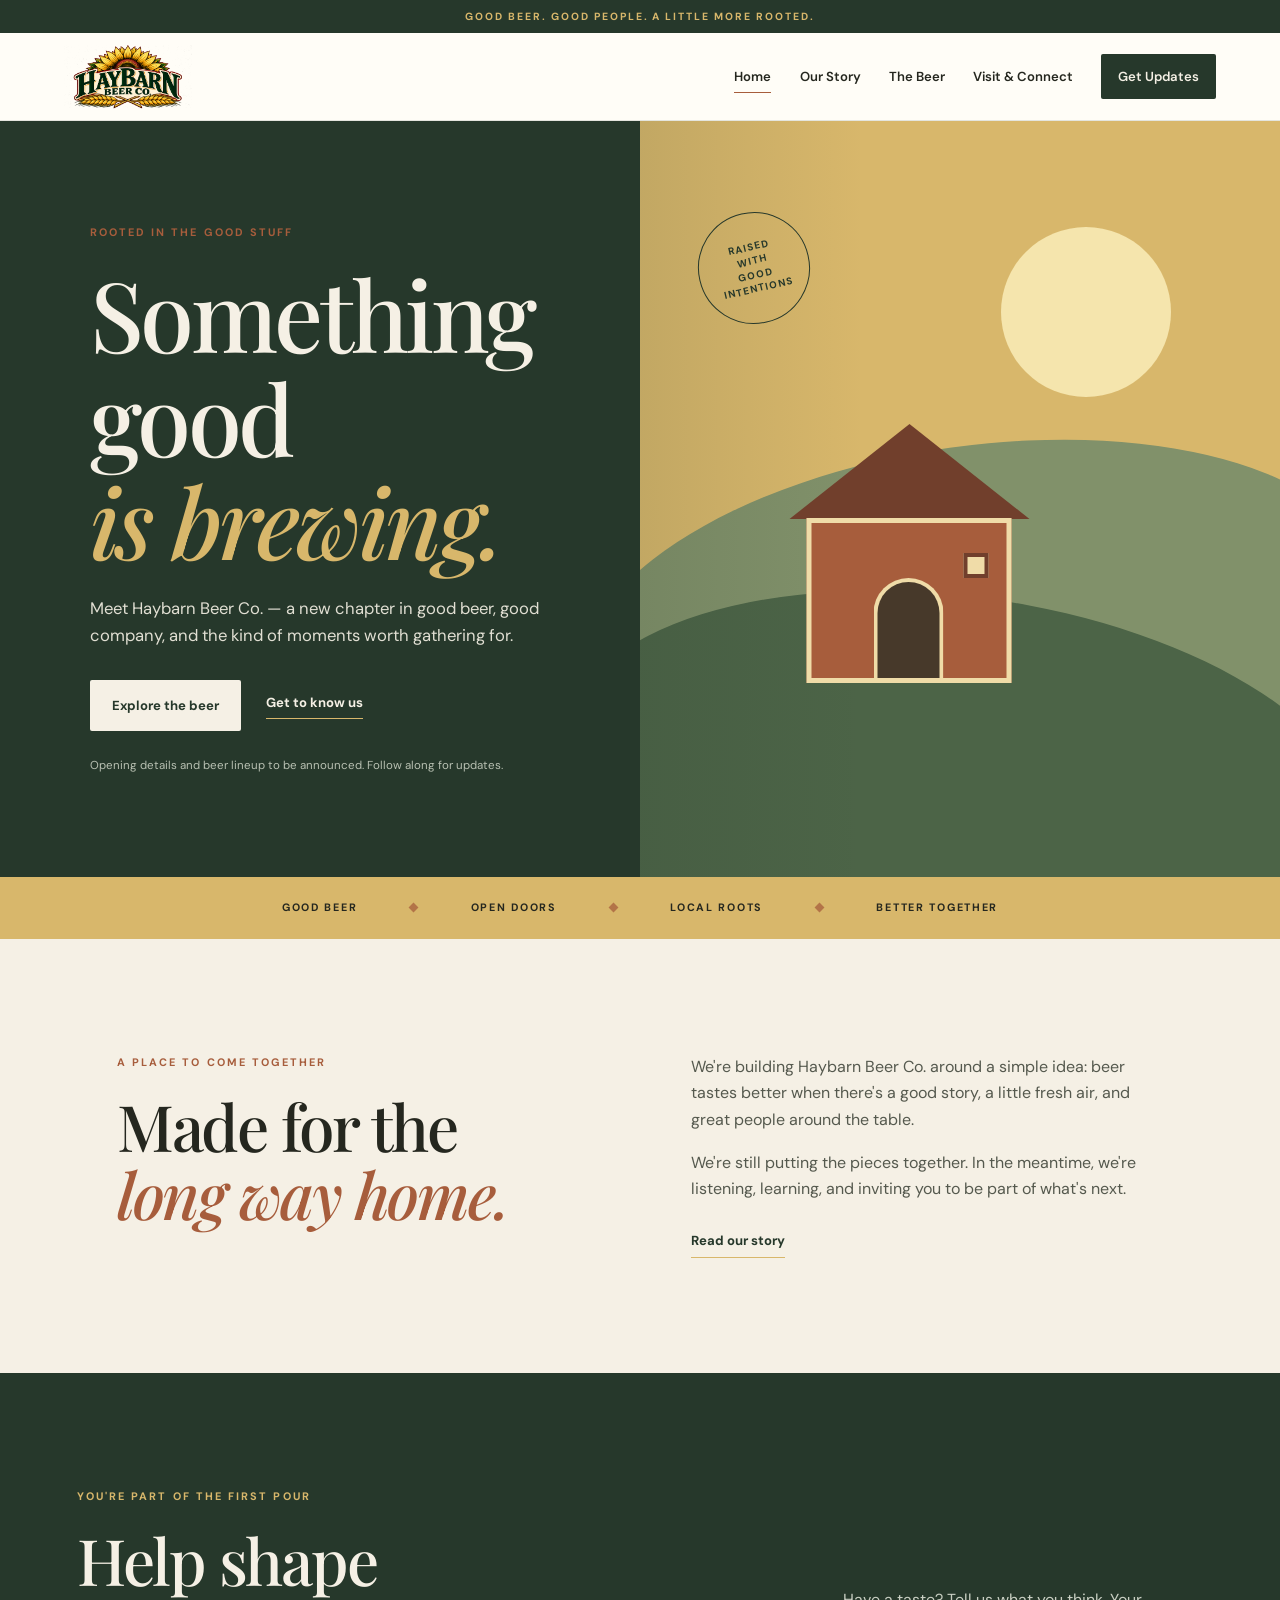
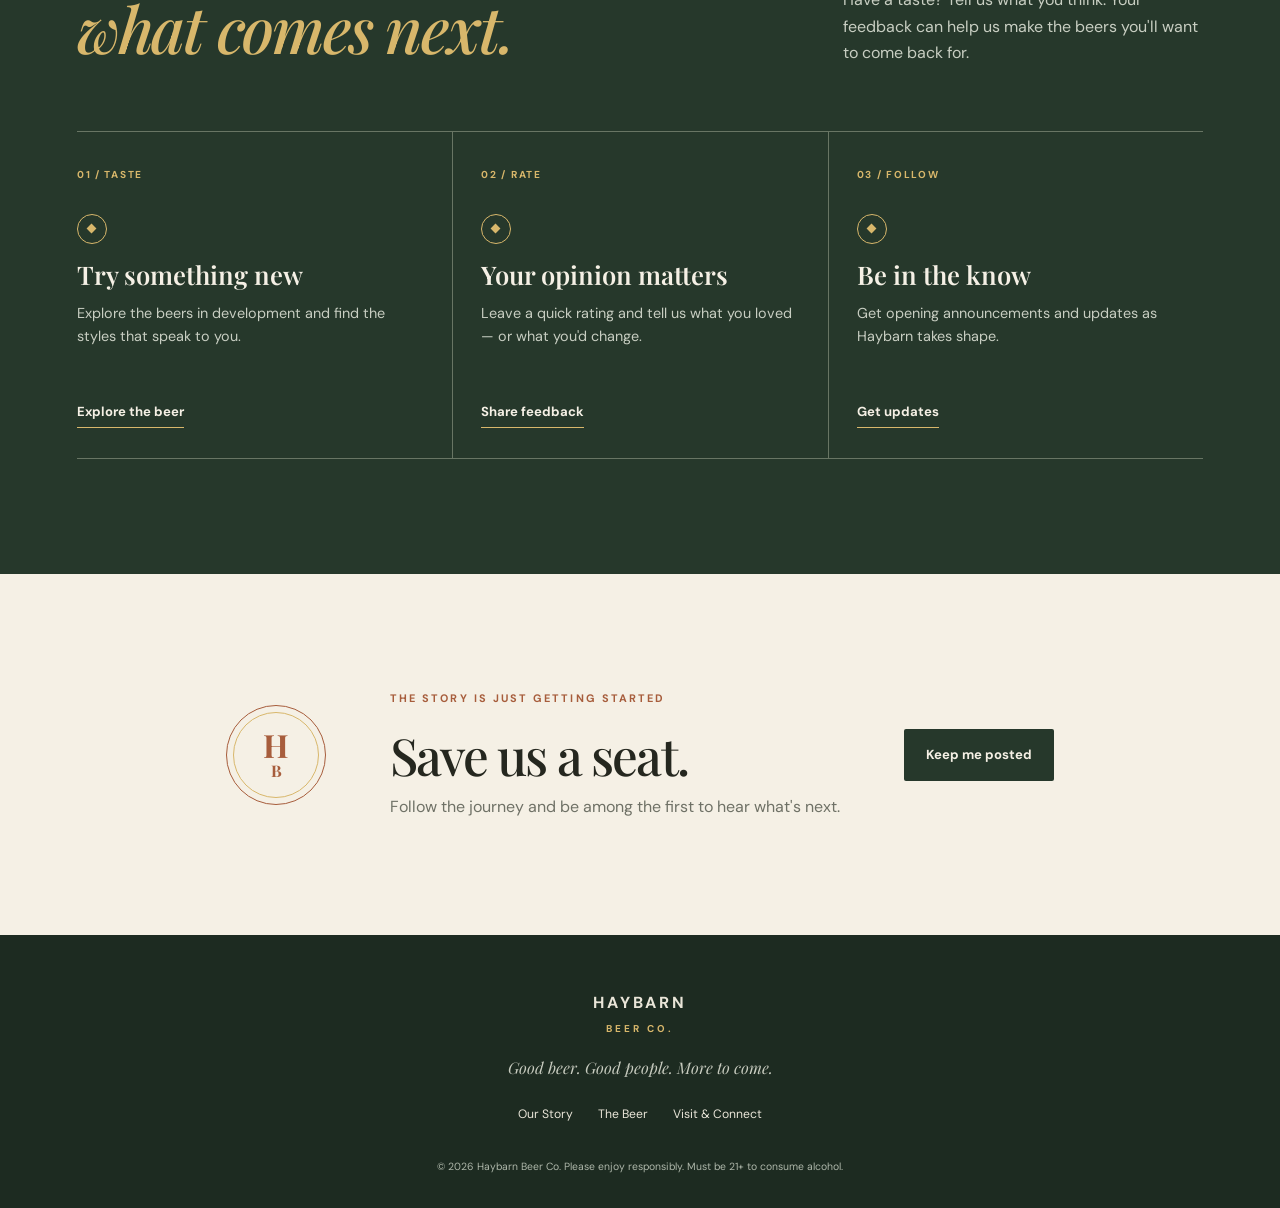
<file: index.html>
<!doctype html>
<html lang="en">
<head>
  <meta charset="utf-8">
  <meta name="viewport" content="width=device-width, initial-scale=1">
  <meta name="theme-color" content="#26382b">
  <meta name="description" content="Discover Haybarn Beer Co. Follow our journey, share tasting feedback, and get updates on what's brewing.">
  <title>Haybarn Beer Co. | Something Good Is Brewing</title>
  <link rel="preconnect" href="https://fonts.googleapis.com">
  <link rel="preconnect" href="https://fonts.gstatic.com" crossorigin>
  <link href="https://fonts.googleapis.com/css2?family=DM+Sans:wght@400;500;600;700&family=Playfair+Display:wght@500;600;700&display=swap" rel="stylesheet">
  <link rel="stylesheet" href="style.css">
  <script src="script.js" defer></script>
</head>
<body>
  <div class="announcement-bar">GOOD BEER. GOOD PEOPLE. A LITTLE MORE ROOTED.</div>
  <header class="site-header">
    <a class="brand" href="index.html" aria-label="Haybarn Beer Co. home">
      <!-- Replace this text mark with the supplied logo: assets/haybarn-logo.png -->
      <img class="brand-logo" src="assets/haybarn-logo.png" alt="Haybarn Beer Co.">
    </a>
    <button class="nav-toggle" aria-expanded="false" aria-controls="site-nav" aria-label="Toggle navigation"><span></span><span></span><span></span></button>
    <nav id="site-nav" class="site-nav">
      <a class="active" href="index.html">Home</a><a href="story.html">Our Story</a><a href="beer.html">The Beer</a><a href="visit.html">Visit & Connect</a>
      <a class="nav-cta" href="visit.html#updates">Get Updates</a>
    </nav>
  </header>

  <main>
    <section class="hero">
      <div class="hero-copy">
        <p class="eyebrow">ROOTED IN THE GOOD STUFF</p>
        <h1>Something good<br><em>is brewing.</em></h1>
        <p class="hero-intro">Meet Haybarn Beer Co. — a new chapter in good beer, good company, and the kind of moments worth gathering for.</p>
        <div class="hero-actions"><a class="button button-light" href="beer.html">Explore the beer</a><a class="text-link light-link" href="story.html">Get to know us</a></div>
        <p class="fine-print">Opening details and beer lineup to be announced. Follow along for updates.</p>
      </div>
      <div class="hero-art" role="img" aria-label="Rustic illustration of a barn, fields, and a rising sun">
        <div class="sun"></div><div class="hill hill-back"></div><div class="hill hill-front"></div>
        <div class="barn"><div class="barn-roof"></div><div class="barn-body"><div class="barn-door"></div><div class="barn-window"></div></div></div>
        <div class="hero-stamp">RAISED<br>WITH<br>GOOD<br>INTENTIONS</div>
        
      </div>
    </section>

    <section class="ticker" aria-label="Brand values"><span>GOOD BEER</span><span class="ticker-separator" aria-hidden="true"></span><span>OPEN DOORS</span><span class="ticker-separator" aria-hidden="true"></span><span>LOCAL ROOTS</span><span class="ticker-separator" aria-hidden="true"></span><span>BETTER TOGETHER</span></section>

    <section class="section intro-grid">
      <div><p class="eyebrow">A PLACE TO COME TOGETHER</p><h2>Made for the<br><em>long way home.</em></h2></div>
      <div class="intro-body"><p>We're building Haybarn Beer Co. around a simple idea: beer tastes better when there's a good story, a little fresh air, and great people around the table.</p><p>We're still putting the pieces together. In the meantime, we're listening, learning, and inviting you to be part of what's next.</p><a class="text-link" href="story.html">Read our story</a></div>
    </section>

    <section class="section dark-section">
      <div class="section-heading"><div><p class="eyebrow eyebrow-gold">YOU'RE PART OF THE FIRST POUR</p><h2>Help shape<br><em>what comes next.</em></h2></div><p>Have a taste? Tell us what you think. Your feedback can help us make the beers you'll want to come back for.</p></div>
      <div class="feature-cards">
        <article class="feature-card"><span class="card-number">01 / TASTE</span><div class="feature-icon" aria-hidden="true"></div><h3>Try something new</h3><p>Explore the beers in development and find the styles that speak to you.</p><a href="beer.html" class="text-link light-link">Explore the beer</a></article>
        <article class="feature-card"><span class="card-number">02 / RATE</span><div class="feature-icon" aria-hidden="true"></div><h3>Your opinion matters</h3><p>Leave a quick rating and tell us what you loved — or what you'd change.</p><a href="beer.html#feedback" class="text-link light-link">Share feedback</a></article>
        <article class="feature-card"><span class="card-number">03 / FOLLOW</span><div class="feature-icon" aria-hidden="true"></div><h3>Be in the know</h3><p>Get opening announcements and updates as Haybarn takes shape.</p><a href="visit.html#updates" class="text-link light-link">Get updates</a></article>
      </div>
    </section>

    <section class="section home-cta"><div class="cta-seal">H<br><small>B</small></div><div><p class="eyebrow">THE STORY IS JUST GETTING STARTED</p><h2>Save us a seat.</h2><p>Follow the journey and be among the first to hear what's next.</p></div><a class="button button-dark" href="visit.html#updates">Keep me posted</a></section>
  </main>
  <footer class="site-footer"><a class="footer-brand" href="index.html">HAYBARN <span>BEER CO.</span></a><p>Good beer. Good people. More to come.</p><div class="footer-links"><a href="story.html">Our Story</a><a href="beer.html">The Beer</a><a href="visit.html">Visit & Connect</a></div><small>© <span data-year></span> Haybarn Beer Co. Please enjoy responsibly. Must be 21+ to consume alcohol.</small></footer>
</body>
</html>
</file>
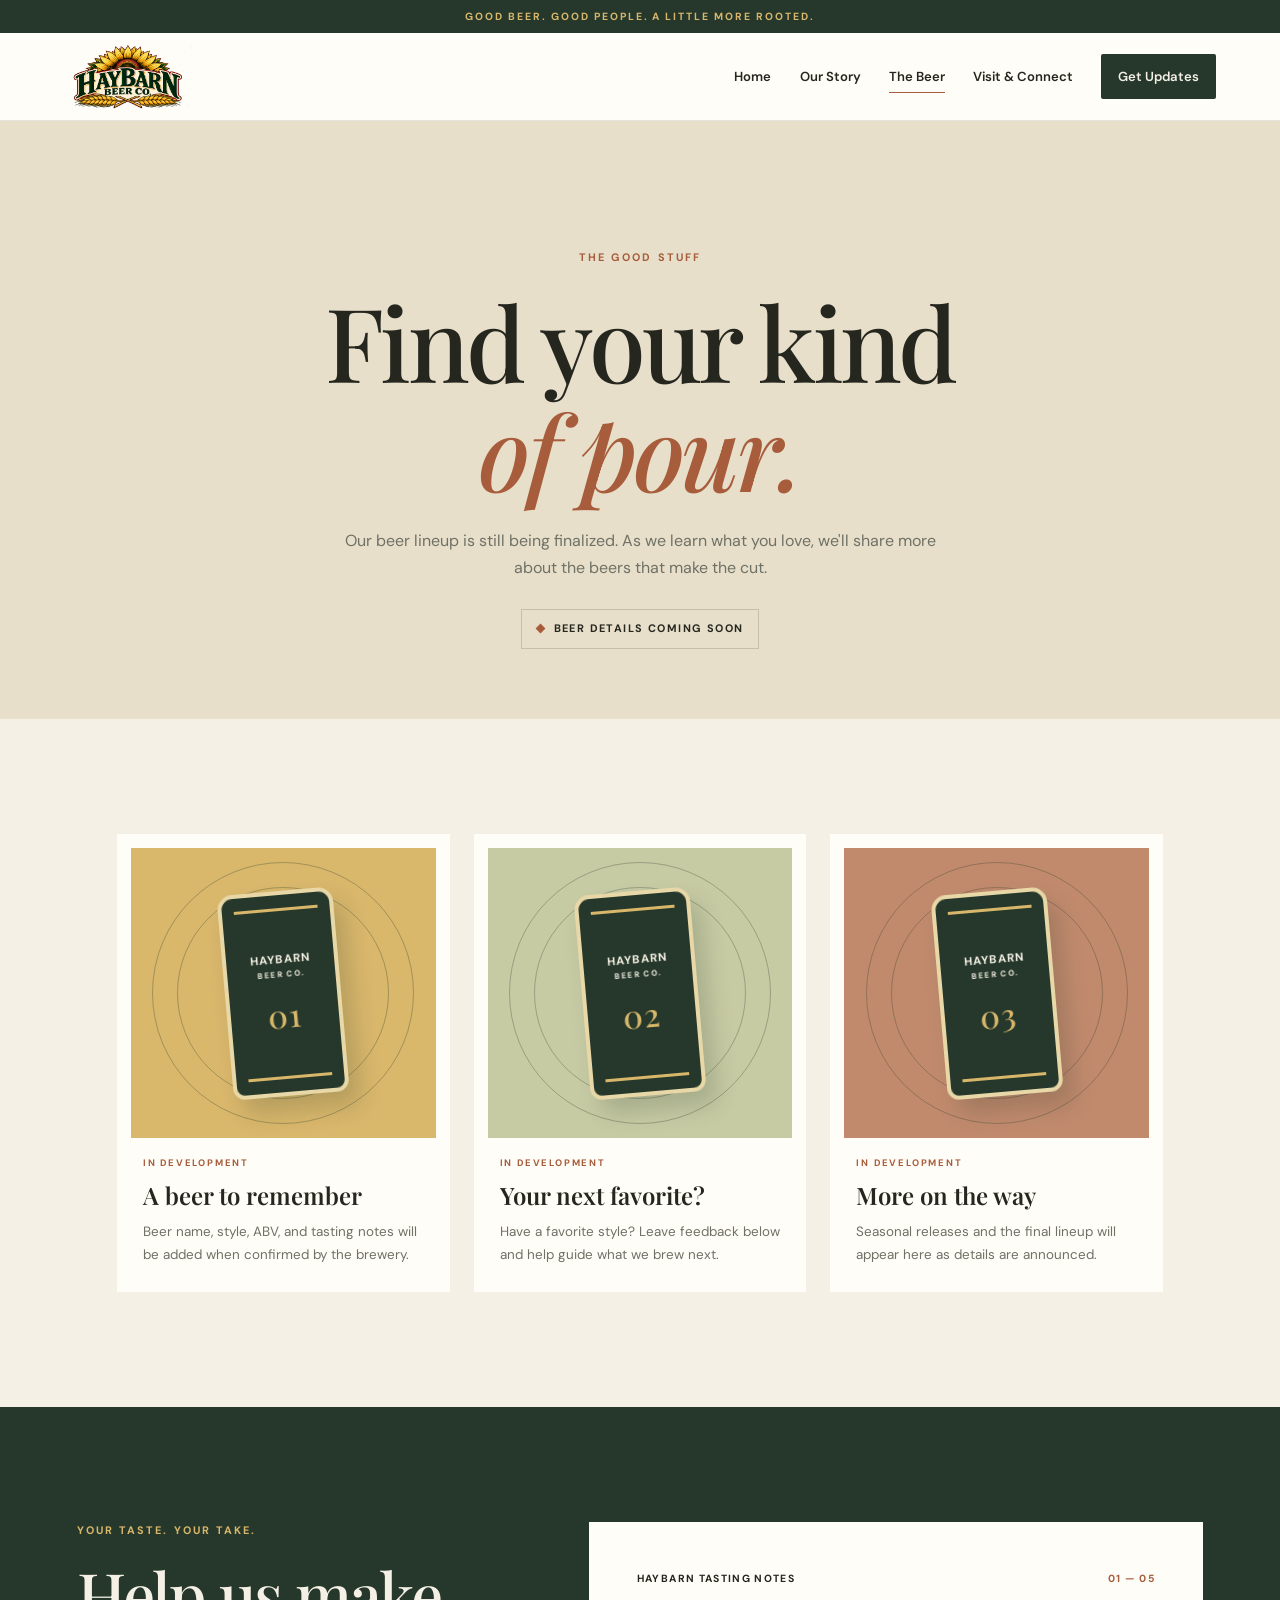
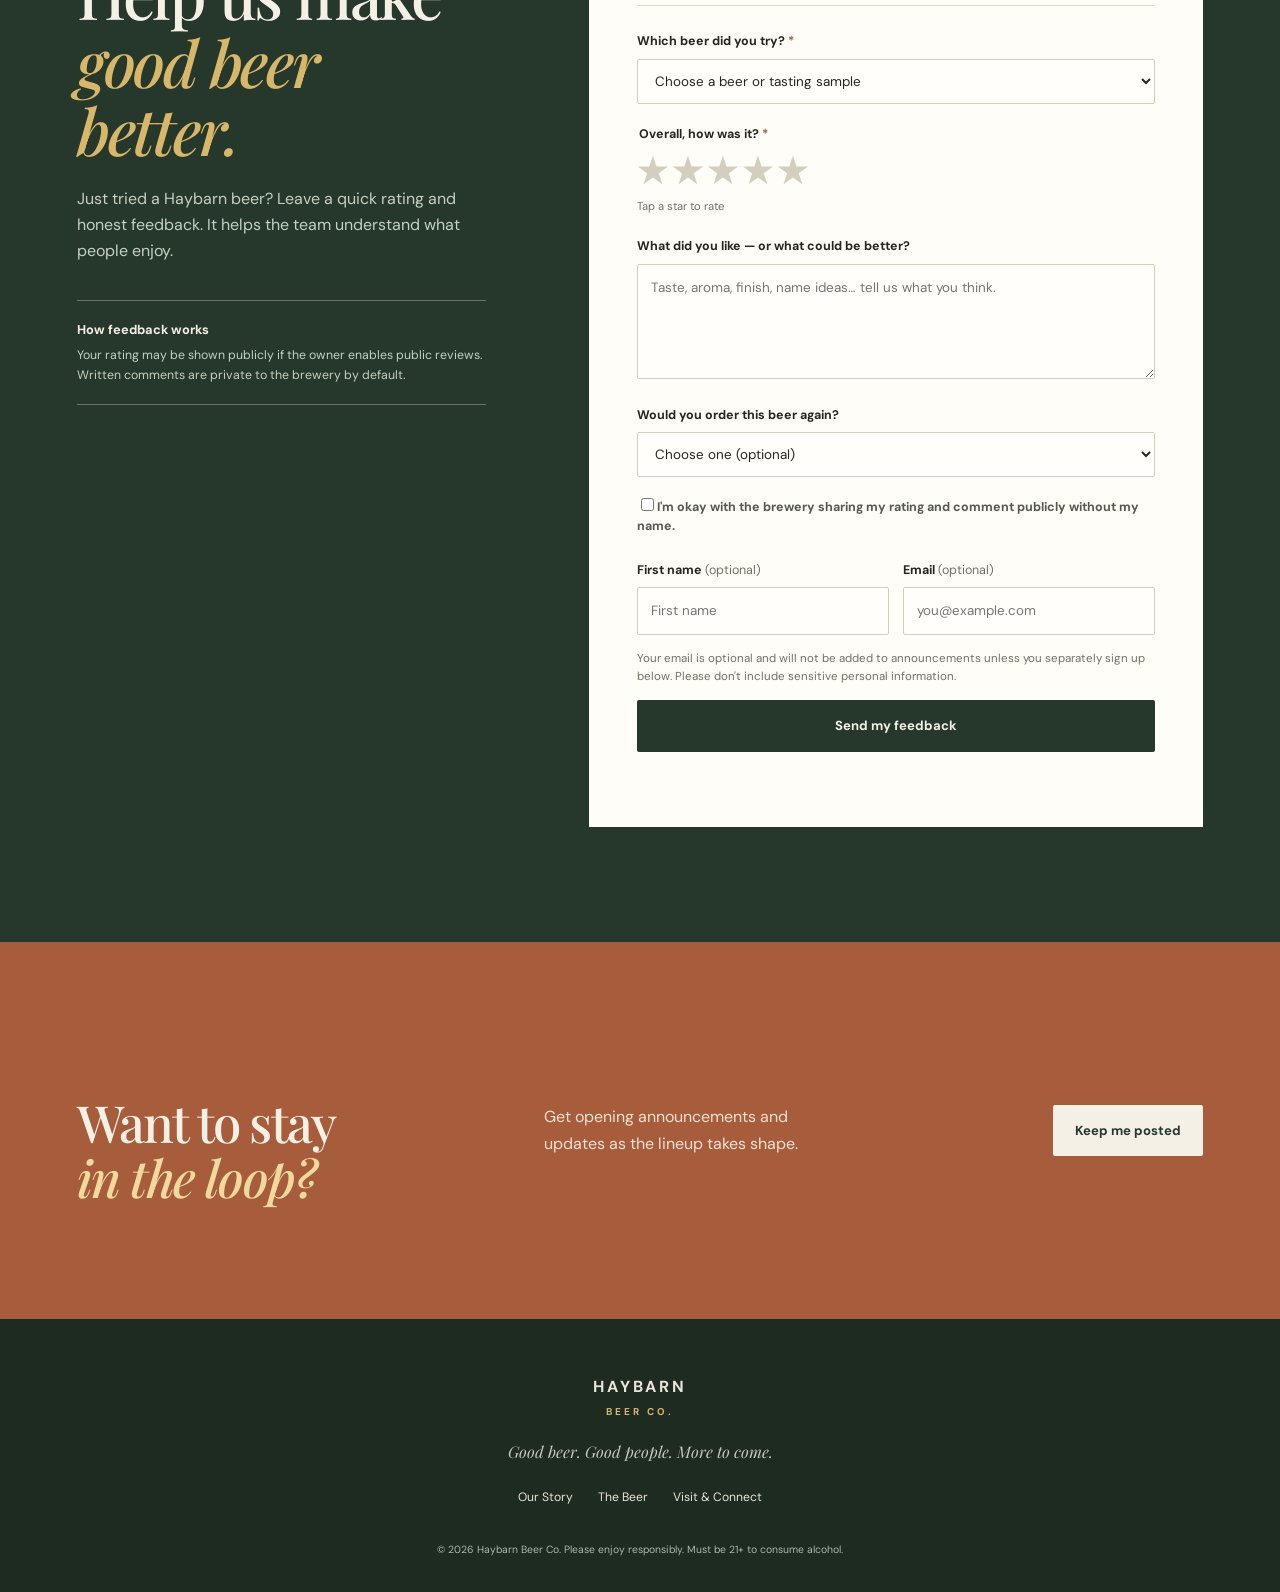
<file: beer.html>
<!doctype html>
<html lang="en">
<head>
  <meta charset="utf-8"><meta name="viewport" content="width=device-width, initial-scale=1"><meta name="theme-color" content="#26382b">
  <meta name="description" content="Explore Haybarn Beer Co. beers and share your tasting feedback.">
  <title>The Beer & Feedback | Haybarn Beer Co.</title>
  <link rel="preconnect" href="https://fonts.googleapis.com"><link rel="preconnect" href="https://fonts.gstatic.com" crossorigin>
  <link href="https://fonts.googleapis.com/css2?family=DM+Sans:wght@400;500;600;700&family=Playfair+Display:wght@500;600;700&display=swap" rel="stylesheet">
  <link rel="stylesheet" href="style.css"><script src="script.js" defer></script>
</head>
<body>
  <div class="announcement-bar">GOOD BEER. GOOD PEOPLE. A LITTLE MORE ROOTED.</div>
  <header class="site-header"><a class="brand" href="index.html" aria-label="Haybarn Beer Co. home"><img class="brand-logo" src="assets/haybarn-logo.png" alt="Haybarn Beer Co."></a><button class="nav-toggle" aria-expanded="false" aria-controls="site-nav" aria-label="Toggle navigation"><span></span><span></span><span></span></button><nav id="site-nav" class="site-nav"><a href="index.html">Home</a><a href="story.html">Our Story</a><a class="active" href="beer.html">The Beer</a><a href="visit.html">Visit & Connect</a><a class="nav-cta" href="visit.html#updates">Get Updates</a></nav></header>
  <main>
    <section class="page-hero beer-hero"><p class="eyebrow">THE GOOD STUFF</p><h1>Find your kind<br><em>of pour.</em></h1><p>Our beer lineup is still being finalized. As we learn what you love, we'll share more about the beers that make the cut.</p><div class="coming-soon-tag">BEER DETAILS COMING SOON</div></section>
    <section class="section beer-placeholder-grid"><article class="beer-placeholder"><div class="beer-art art-amber"><span class="can-label">HAYBARN<br><small>BEER CO.</small><b>01</b></span></div><div><p class="eyebrow">IN DEVELOPMENT</p><h3>A beer to remember</h3><p>Beer name, style, ABV, and tasting notes will be added when confirmed by the brewery.</p></div></article><article class="beer-placeholder"><div class="beer-art art-gold"><span class="can-label">HAYBARN<br><small>BEER CO.</small><b>02</b></span></div><div><p class="eyebrow">IN DEVELOPMENT</p><h3>Your next favorite?</h3><p>Have a favorite style? Leave feedback below and help guide what we brew next.</p></div></article><article class="beer-placeholder"><div class="beer-art art-rust"><span class="can-label">HAYBARN<br><small>BEER CO.</small><b>03</b></span></div><div><p class="eyebrow">IN DEVELOPMENT</p><h3>More on the way</h3><p>Seasonal releases and the final lineup will appear here as details are announced.</p></div></article></section>

    <section class="section feedback-section" id="feedback"><div class="feedback-intro"><p class="eyebrow eyebrow-gold">YOUR TASTE. YOUR TAKE.</p><h2>Help us make<br><em>good beer better.</em></h2><p>Just tried a Haybarn beer? Leave a quick rating and honest feedback. It helps the team understand what people enjoy.</p><div class="feedback-note"><strong>How feedback works</strong><span>Your rating may be shown publicly if the owner enables public reviews. Written comments are private to the brewery by default.</span></div></div>
      <form class="feedback-form" id="feedback-form">
        <div class="form-heading"><span>HAYBARN TASTING NOTES</span><span class="form-index">01 — 05</span></div>
        <label for="beer-select">Which beer did you try? <span class="required">*</span></label>
        <select id="beer-select" name="beer" required><option value="">Choose a beer or tasting sample</option><option>Sample 1 — name to be confirmed</option><option>Sample 2 — name to be confirmed</option><option>Sample 3 — name to be confirmed</option><option>Not sure / multiple beers</option></select>
        <fieldset class="rating-field"><legend>Overall, how was it? <span class="required">*</span></legend><div class="star-rating" role="radiogroup" aria-label="Overall rating">
          <input type="radio" id="star-5" name="rating" value="5" required><label for="star-5" title="5 stars">★</label>
          <input type="radio" id="star-4" name="rating" value="4"><label for="star-4" title="4 stars">★</label>
          <input type="radio" id="star-3" name="rating" value="3"><label for="star-3" title="3 stars">★</label>
          <input type="radio" id="star-2" name="rating" value="2"><label for="star-2" title="2 stars">★</label>
          <input type="radio" id="star-1" name="rating" value="1"><label for="star-1" title="1 star">★</label>
        </div><span class="rating-hint" id="rating-hint">Tap a star to rate</span></fieldset>
        <label for="liked">What did you like — or what could be better?</label><textarea id="liked" name="comments" rows="4" maxlength="1200" placeholder="Taste, aroma, finish, name ideas… tell us what you think."></textarea>
        <label for="would-order">Would you order this beer again?</label><select id="would-order" name="would_order"><option value="">Choose one (optional)</option><option>Definitely</option><option>Probably</option><option>Not sure yet</option><option>Probably not</option></select>
        <label class="checkbox-label"><input type="checkbox" name="public_ok" value="yes"><span>I'm okay with the brewery sharing my rating and comment publicly without my name.</span></label>
        <div class="form-two"><div><label for="review-name">First name <span class="optional">(optional)</span></label><input id="review-name" name="first_name" maxlength="60" autocomplete="given-name" placeholder="First name"></div><div><label for="review-email">Email <span class="optional">(optional)</span></label><input id="review-email" name="email" type="email" maxlength="160" autocomplete="email" placeholder="you@example.com"></div></div>
        <p class="privacy-note">Your email is optional and will not be added to announcements unless you separately sign up below. Please don't include sensitive personal information.</p>
        <button class="button button-dark button-full" type="submit">Send my feedback</button>
        <p class="form-status" id="feedback-status" role="status" aria-live="polite"></p>
      </form>
    </section>
    <section class="section review-callout"><div><p class="eyebrow">MORE THAN A RATING</p><h2>Want to stay<br><em>in the loop?</em></h2></div><p>Get opening announcements and updates as the lineup takes shape.</p><a class="button button-light" href="visit.html#updates">Keep me posted</a></section>
  </main>
  <footer class="site-footer"><a class="footer-brand" href="index.html">HAYBARN <span>BEER CO.</span></a><p>Good beer. Good people. More to come.</p><div class="footer-links"><a href="story.html">Our Story</a><a href="beer.html">The Beer</a><a href="visit.html">Visit & Connect</a></div><small>© <span data-year></span> Haybarn Beer Co. Please enjoy responsibly. Must be 21+ to consume alcohol.</small></footer>
</body></html>
</file>
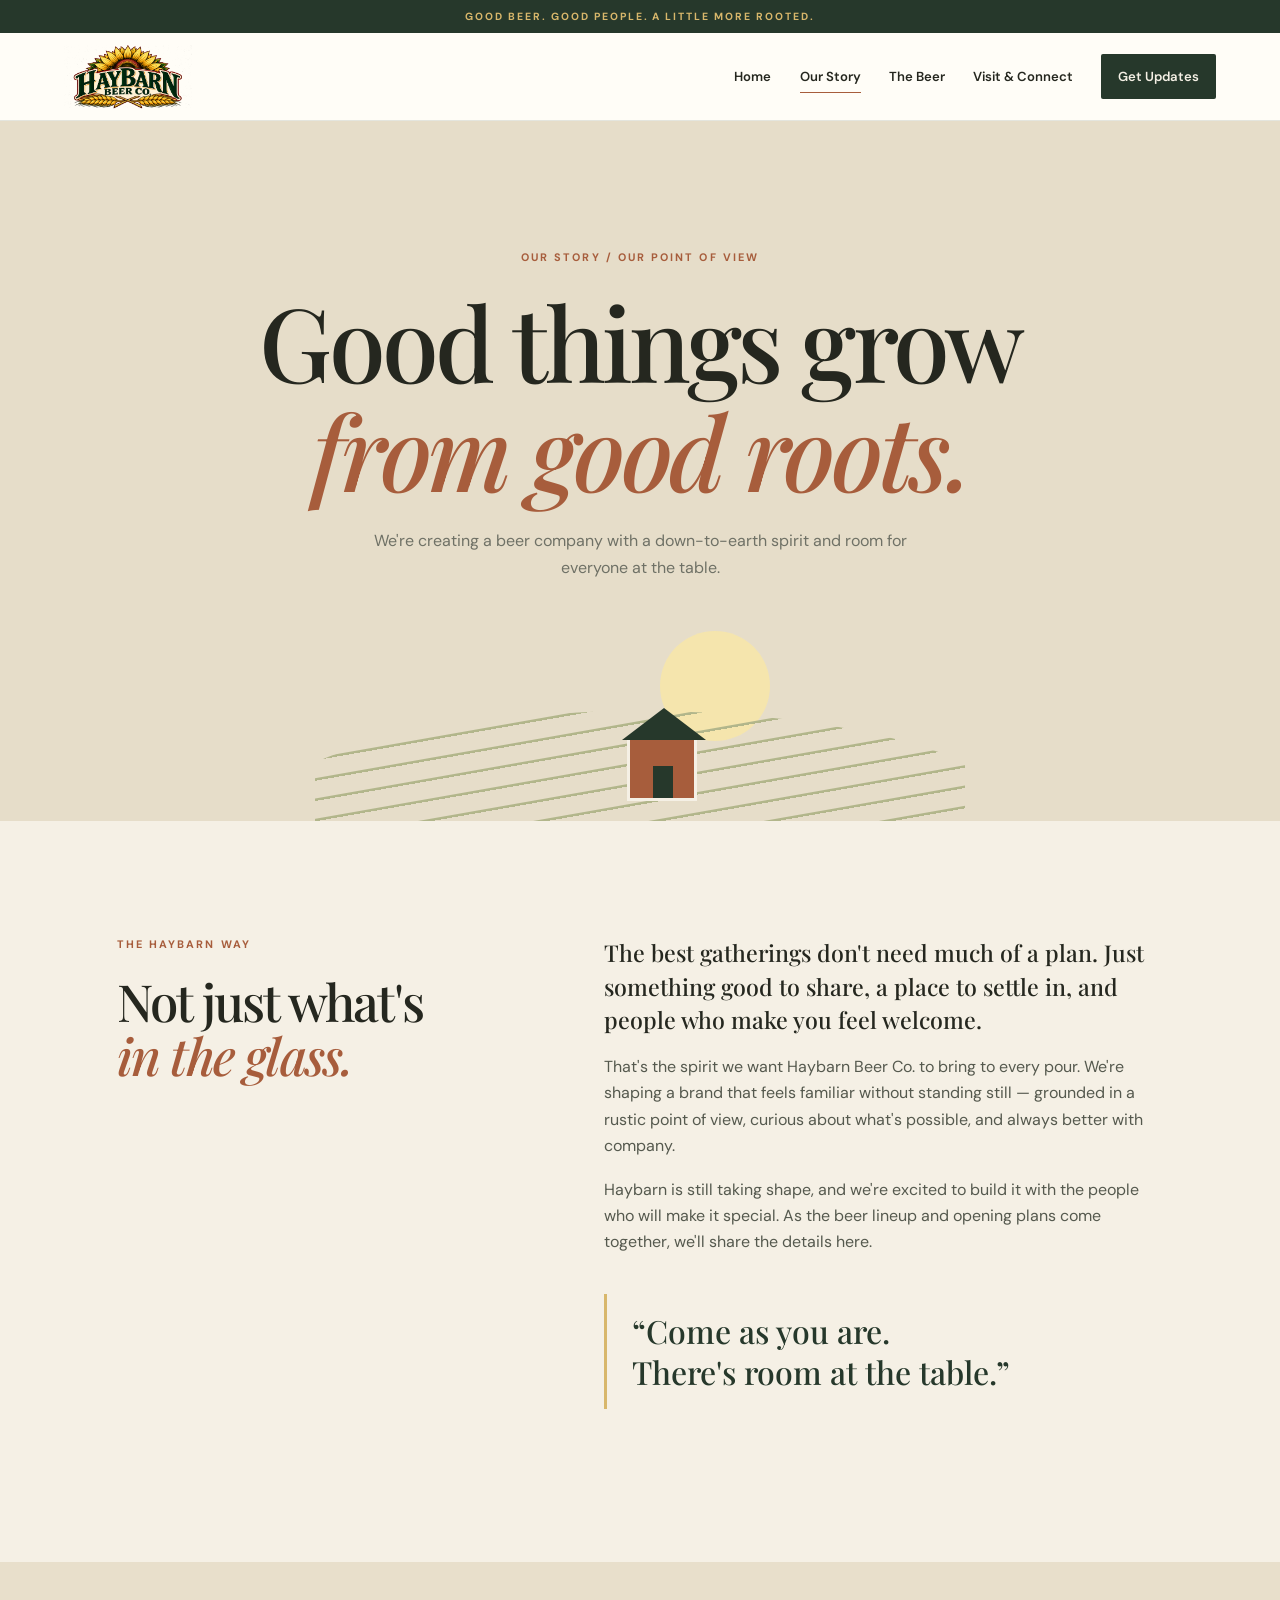
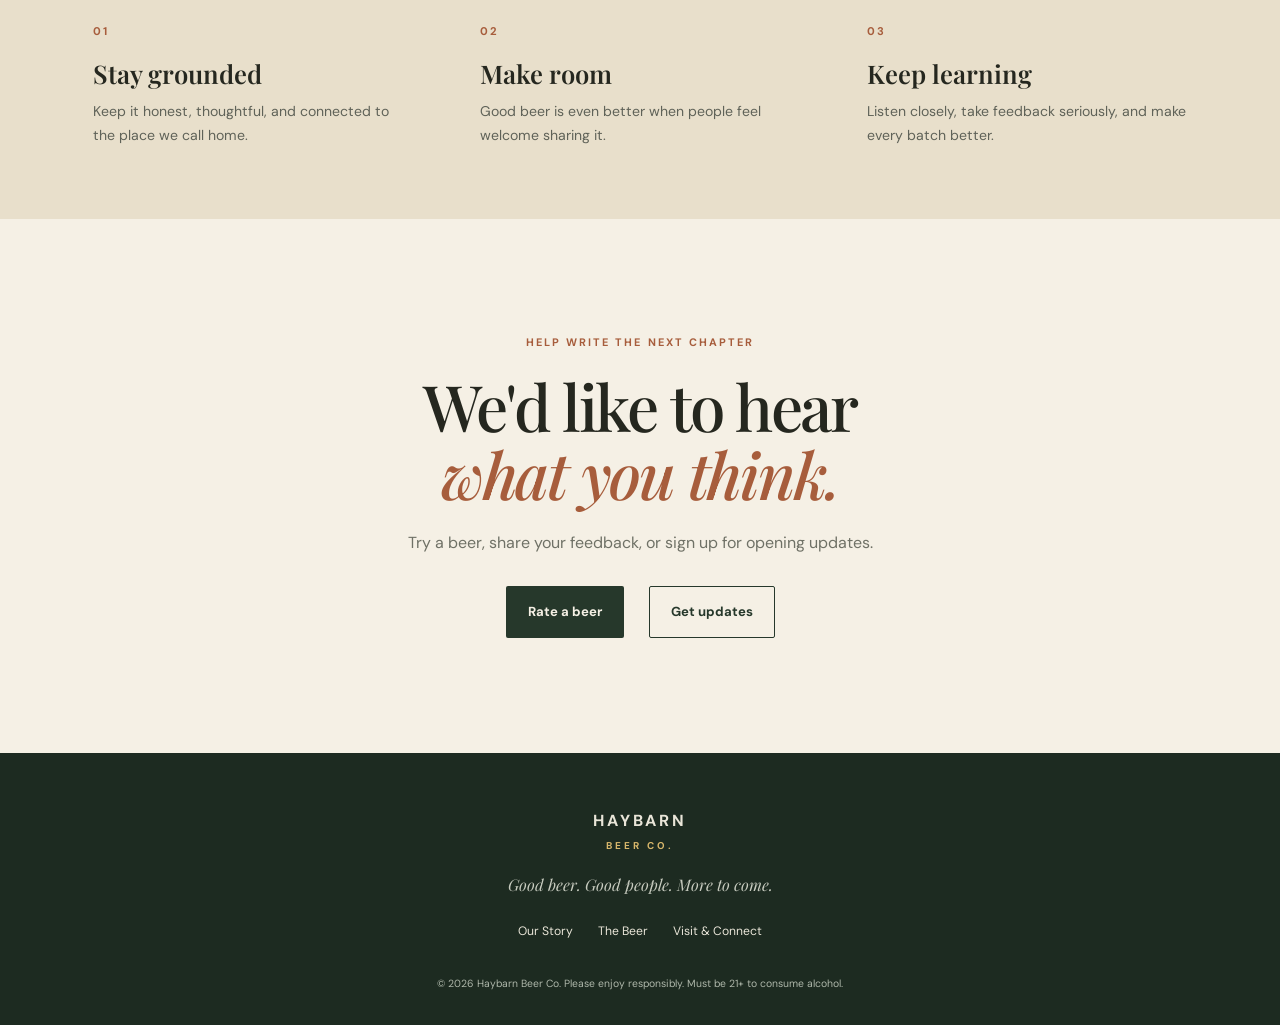
<file: story.html>
<!doctype html>
<html lang="en">
<head>
  <meta charset="utf-8"><meta name="viewport" content="width=device-width, initial-scale=1"><meta name="theme-color" content="#26382b">
  <meta name="description" content="Get to know Haybarn Beer Co. and the ideas behind the brand.">
  <title>Our Story | Haybarn Beer Co.</title>
  <link rel="preconnect" href="https://fonts.googleapis.com"><link rel="preconnect" href="https://fonts.gstatic.com" crossorigin>
  <link href="https://fonts.googleapis.com/css2?family=DM+Sans:wght@400;500;600;700&family=Playfair+Display:wght@500;600;700&display=swap" rel="stylesheet">
  <link rel="stylesheet" href="style.css"><script src="script.js" defer></script>
</head>
<body>
  <div class="announcement-bar">GOOD BEER. GOOD PEOPLE. A LITTLE MORE ROOTED.</div>
  <header class="site-header"><a class="brand" href="index.html" aria-label="Haybarn Beer Co. home"><img class="brand-logo" src="assets/haybarn-logo.png" alt="Haybarn Beer Co."></a><button class="nav-toggle" aria-expanded="false" aria-controls="site-nav" aria-label="Toggle navigation"><span></span><span></span><span></span></button><nav id="site-nav" class="site-nav"><a href="index.html">Home</a><a class="active" href="story.html">Our Story</a><a href="beer.html">The Beer</a><a href="visit.html">Visit & Connect</a><a class="nav-cta" href="visit.html#updates">Get Updates</a></nav></header>
  <main>
    <section class="page-hero story-hero"><p class="eyebrow">OUR STORY / OUR POINT OF VIEW</p><h1>Good things grow<br><em>from good roots.</em></h1><p>We're creating a beer company with a down-to-earth spirit and room for everyone at the table.</p><div class="story-illustration" aria-hidden="true"><div class="sun"></div><div class="field-lines"></div><div class="mini-barn"><span></span></div></div></section>
    <section class="section story-content"><div class="story-side"><p class="eyebrow">THE HAYBARN WAY</p><h2>Not just what's<br><em>in the glass.</em></h2></div><div class="story-main"><p class="lead">The best gatherings don't need much of a plan. Just something good to share, a place to settle in, and people who make you feel welcome.</p><p>That's the spirit we want Haybarn Beer Co. to bring to every pour. We're shaping a brand that feels familiar without standing still — grounded in a rustic point of view, curious about what's possible, and always better with company.</p><p>Haybarn is still taking shape, and we're excited to build it with the people who will make it special. As the beer lineup and opening plans come together, we'll share the details here.</p><div class="pull-quote">“Come as you are.<br>There's room at the table.”</div></div></section>
    <section class="values-band"><article><span>01</span><h3>Stay grounded</h3><p>Keep it honest, thoughtful, and connected to the place we call home.</p></article><article><span>02</span><h3>Make room</h3><p>Good beer is even better when people feel welcome sharing it.</p></article><article><span>03</span><h3>Keep learning</h3><p>Listen closely, take feedback seriously, and make every batch better.</p></article></section>
    <section class="section story-bottom"><p class="eyebrow">HELP WRITE THE NEXT CHAPTER</p><h2>We'd like to hear<br><em>what you think.</em></h2><p>Try a beer, share your feedback, or sign up for opening updates.</p><div class="hero-actions"><a class="button button-dark" href="beer.html#feedback">Rate a beer</a><a class="button button-outline" href="visit.html#updates">Get updates</a></div></section>
  </main>
  <footer class="site-footer"><a class="footer-brand" href="index.html">HAYBARN <span>BEER CO.</span></a><p>Good beer. Good people. More to come.</p><div class="footer-links"><a href="story.html">Our Story</a><a href="beer.html">The Beer</a><a href="visit.html">Visit & Connect</a></div><small>© <span data-year></span> Haybarn Beer Co. Please enjoy responsibly. Must be 21+ to consume alcohol.</small></footer>
</body></html>
</file>
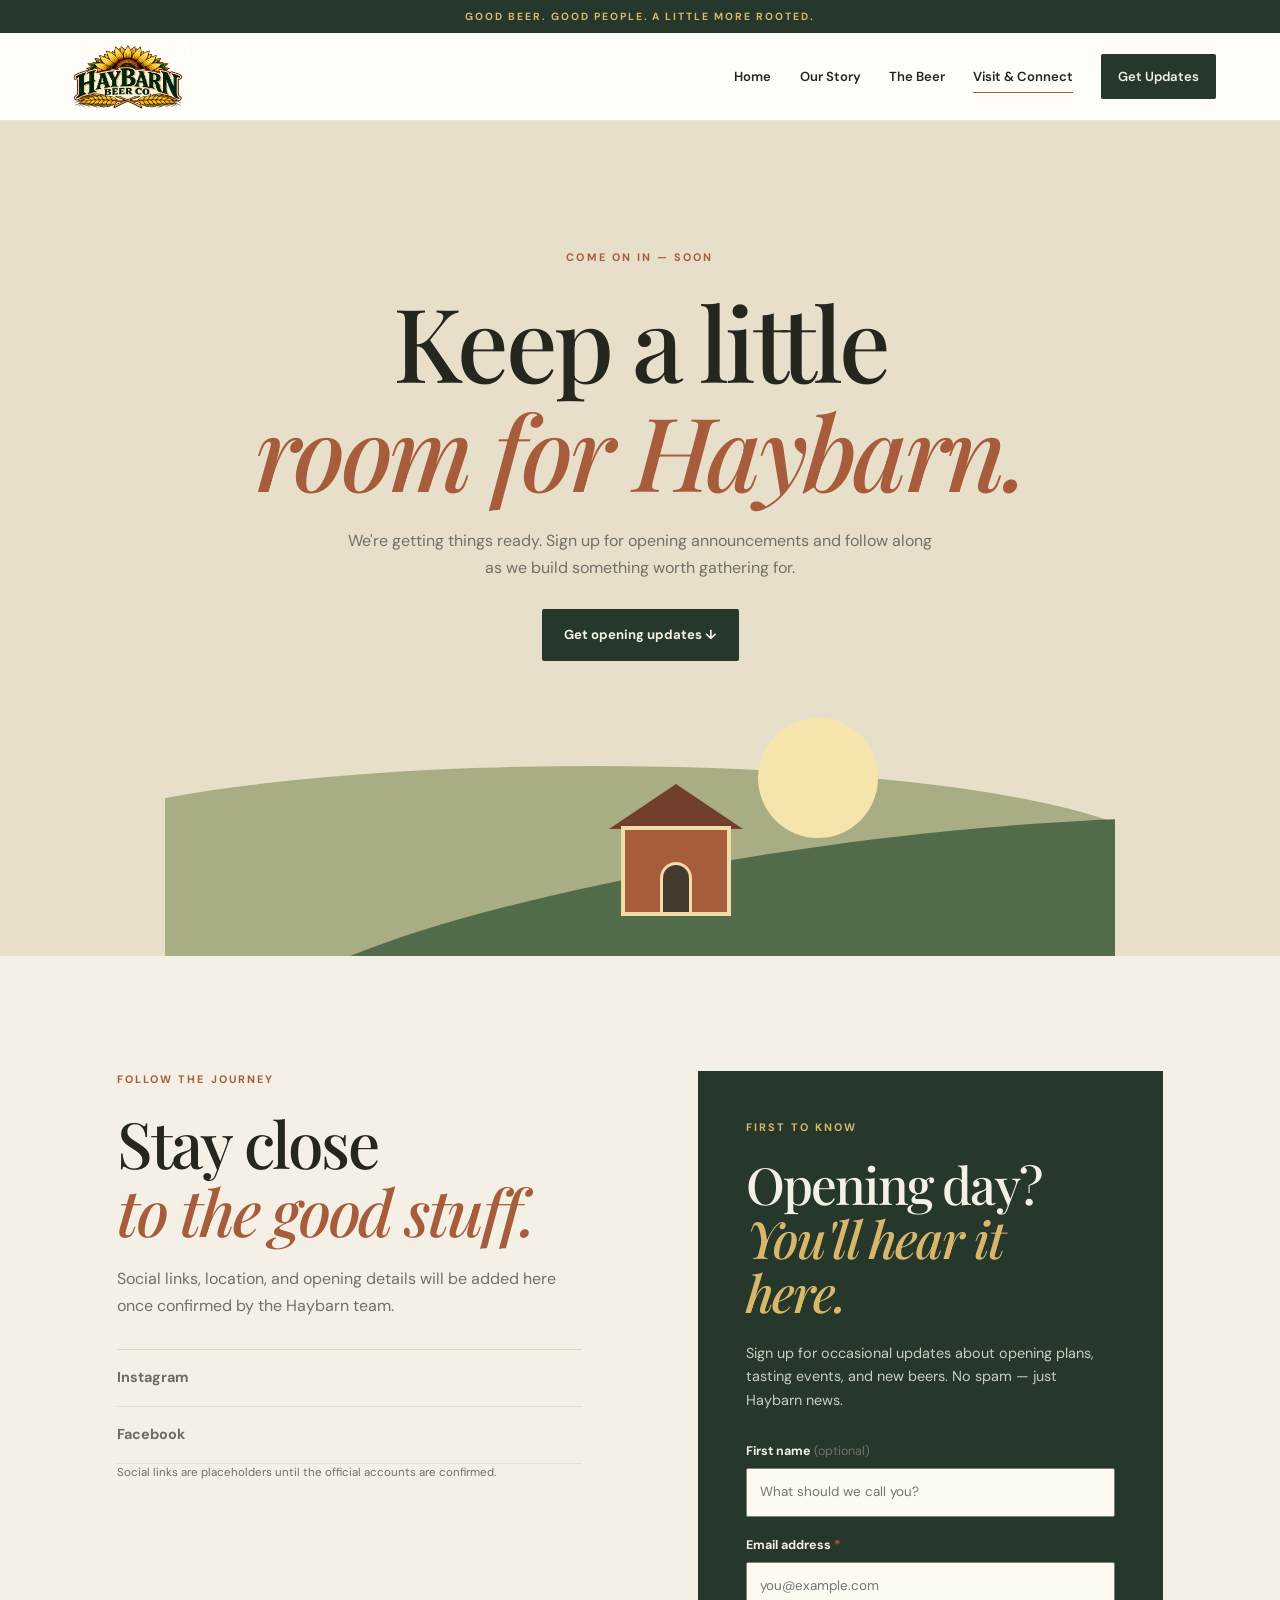
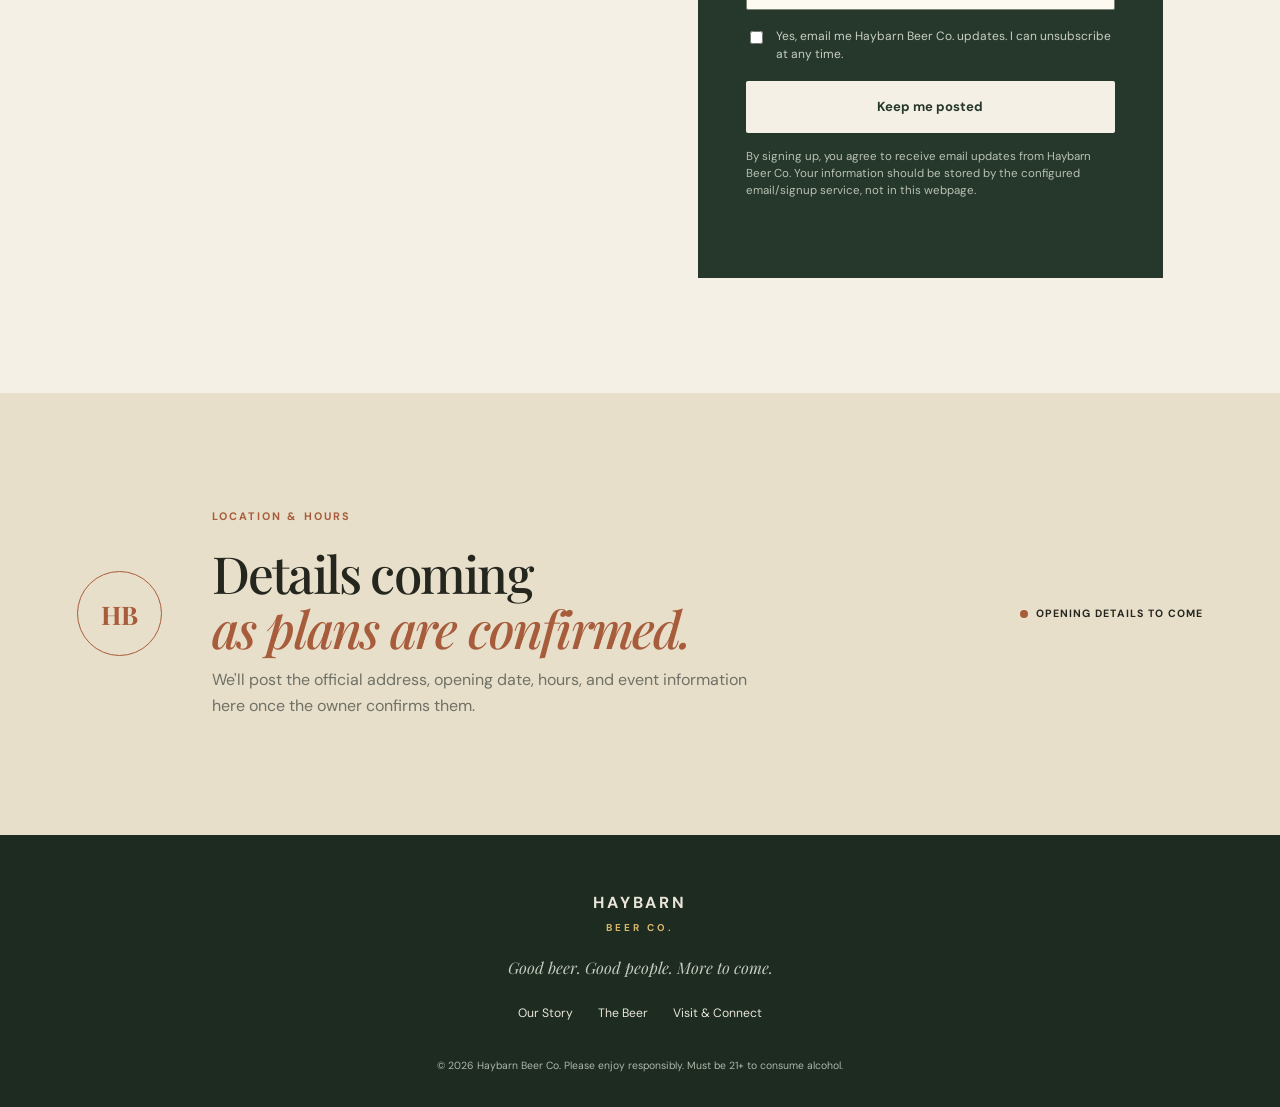
<file: visit.html>
<!doctype html>
<html lang="en">
<head>
  <meta charset="utf-8"><meta name="viewport" content="width=device-width, initial-scale=1"><meta name="theme-color" content="#26382b">
  <meta name="description" content="Follow Haybarn Beer Co. for opening announcements, social links, and brewery updates.">
  <title>Visit & Connect | Haybarn Beer Co.</title>
  <link rel="preconnect" href="https://fonts.googleapis.com"><link rel="preconnect" href="https://fonts.gstatic.com" crossorigin>
  <link href="https://fonts.googleapis.com/css2?family=DM+Sans:wght@400;500;600;700&family=Playfair+Display:wght@500;600;700&display=swap" rel="stylesheet">
  <link rel="stylesheet" href="style.css"><script src="script.js" defer></script>
</head>
<body>
  <div class="announcement-bar">GOOD BEER. GOOD PEOPLE. A LITTLE MORE ROOTED.</div>
  <header class="site-header"><a class="brand" href="index.html" aria-label="Haybarn Beer Co. home"><img class="brand-logo" src="assets/haybarn-logo.png" alt="Haybarn Beer Co."></a><button class="nav-toggle" aria-expanded="false" aria-controls="site-nav" aria-label="Toggle navigation"><span></span><span></span><span></span></button><nav id="site-nav" class="site-nav"><a href="index.html">Home</a><a href="story.html">Our Story</a><a href="beer.html">The Beer</a><a class="active" href="visit.html">Visit & Connect</a><a class="nav-cta" href="#updates">Get Updates</a></nav></header>
  <main>
    <section class="page-hero visit-hero"><p class="eyebrow">COME ON IN — SOON</p><h1>Keep a little<br><em>room for Haybarn.</em></h1><p>We're getting things ready. Sign up for opening announcements and follow along as we build something worth gathering for.</p><a class="button button-dark" href="#updates">Get opening updates ↓</a><div class="visit-landscape" aria-hidden="true"><div class="sun"></div><div class="landscape-hill one"></div><div class="landscape-hill two"></div><div class="landscape-barn"><div class="landscape-roof"></div><div class="landscape-body"><span></span></div></div></div></section>
    <section class="section connect-grid"><div><p class="eyebrow">FOLLOW THE JOURNEY</p><h2>Stay close<br><em>to the good stuff.</em></h2><p>Social links, location, and opening details will be added here once confirmed by the Haybarn team.</p><div class="social-list">
      <!-- Replace # with the brewery's real social profile URLs before launch. -->
      <a href="#" class="social-link placeholder-link" aria-label="Instagram link to be added">Instagram <span></span></a><a href="#" class="social-link placeholder-link" aria-label="Facebook link to be added">Facebook <span></span></a>
    </div><p class="fine-print">Social links are placeholders until the official accounts are confirmed.</p></div>
      <div class="updates-card" id="updates"><p class="eyebrow eyebrow-gold">FIRST TO KNOW</p><h2>Opening day?<br><em>You'll hear it here.</em></h2><p>Sign up for occasional updates about opening plans, tasting events, and new beers. No spam — just Haybarn news.</p>
        <form id="signup-form" class="signup-form"><label for="signup-name">First name <span class="optional">(optional)</span></label><input id="signup-name" name="first_name" maxlength="60" autocomplete="given-name" placeholder="What should we call you?"><label for="signup-email">Email address <span class="required">*</span></label><input id="signup-email" name="email" type="email" required maxlength="160" autocomplete="email" placeholder="you@example.com"><label class="checkbox-label signup-consent"><input type="checkbox" name="consent" required><span>Yes, email me Haybarn Beer Co. updates. I can unsubscribe at any time.</span></label><button class="button button-light button-full" type="submit">Keep me posted</button><p class="privacy-note">By signing up, you agree to receive email updates from Haybarn Beer Co. Your information should be stored by the configured email/signup service, not in this webpage.</p><p class="form-status" id="signup-status" role="status" aria-live="polite"></p></form>
      </div>
    </section>
    <section class="section visit-info"><div class="info-mark">HB</div><div><p class="eyebrow">LOCATION & HOURS</p><h2>Details coming<br><em>as plans are confirmed.</em></h2><p>We'll post the official address, opening date, hours, and event information here once the owner confirms them.</p></div><div class="info-status"><span class="status-dot"></span> OPENING DETAILS TO COME</div></section>
  </main>
  <footer class="site-footer"><a class="footer-brand" href="index.html">HAYBARN <span>BEER CO.</span></a><p>Good beer. Good people. More to come.</p><div class="footer-links"><a href="story.html">Our Story</a><a href="beer.html">The Beer</a><a href="visit.html">Visit & Connect</a></div><small>© <span data-year></span> Haybarn Beer Co. Please enjoy responsibly. Must be 21+ to consume alcohol.</small></footer>
</body></html>
</file>
<file: style.css>
/* Haybarn Beer Co. — rustic editorial design system */
:root{--forest:#26382b;--forest-2:#354936;--cream:#f5f0e5;--paper:#fffdf7;--gold:#d8b76b;--rust:#a75d3c;--ink:#25271f;--muted:#6f7166;--line:#ded7c8;--serif:"Playfair Display",Georgia,serif;--sans:"DM Sans",Arial,sans-serif;--max:1200px}
*{box-sizing:border-box}html{scroll-behavior:smooth;scroll-padding-top:90px}body{margin:0;background:var(--cream);color:var(--ink);font-family:var(--sans);line-height:1.65}a{color:inherit;text-decoration:none}button,input,select,textarea{font:inherit}button,a,input,select,textarea{-webkit-tap-highlight-color:transparent}a:focus-visible,button:focus-visible,input:focus-visible,select:focus-visible,textarea:focus-visible{outline:3px solid var(--rust);outline-offset:3px}.announcement-bar{background:var(--forest);color:var(--gold);text-align:center;padding:8px 14px;font-size:.65rem;font-weight:700;letter-spacing:.19em}.site-header{height:88px;padding:0 max(5vw,24px);display:flex;align-items:center;justify-content:space-between;gap:28px;background:var(--paper);border-bottom:1px solid rgba(38,56,43,.12);position:sticky;top:0;z-index:20}.brand{display:flex;align-items:center;gap:11px;flex-shrink:0}.brand-logo{display:block;width:clamp(150px,19vw,230px);height:auto;max-height:64px;object-fit:contain;object-position:left center}.brand-mark{width:46px;height:46px;border:1.5px solid var(--forest);border-radius:50%;display:grid;place-items:center;font:700 1rem var(--serif);letter-spacing:-.08em;color:var(--forest);position:relative}.brand-mark:after{content:"";position:absolute;inset:4px;border:1px solid var(--gold);border-radius:50%}.brand-name{font-size:.98rem;font-weight:700;letter-spacing:.13em;line-height:1.1}.brand-name small{display:block;text-align:center;font-size:.58rem;letter-spacing:.28em;margin-top:5px}.site-nav{display:flex;align-items:center;gap:clamp(15px,2.2vw,32px);font-size:.82rem;font-weight:600}.site-nav>a:not(.nav-cta){padding:9px 0;position:relative}.site-nav>a:not(.nav-cta):after{content:"";position:absolute;left:0;bottom:3px;width:0;height:1px;background:var(--rust);transition:width .2s}.site-nav>a:hover:after,.site-nav>a.active:after{width:100%}.nav-cta{background:var(--forest);color:var(--cream);padding:12px 17px;border-radius:2px}.nav-cta:hover,.button-dark:hover{background:var(--rust)}.nav-toggle{display:none;background:none;border:0;padding:8px}.nav-toggle span{display:block;width:25px;height:2px;background:var(--forest);margin:5px}
h1,h2,h3,p{margin-top:0}h1,h2{font-family:var(--serif);font-weight:500;line-height:1.06;letter-spacing:-.035em}h1{font-size:clamp(3.5rem,7.6vw,7.2rem);margin-bottom:24px}h2{font-size:clamp(2.6rem,5vw,4.7rem);margin-bottom:22px}h3{font-family:var(--serif);font-weight:600;font-size:1.6rem;line-height:1.2;margin-bottom:12px}h1 em,h2 em{color:var(--rust);font-weight:500}p{margin-bottom:17px}.eyebrow{font-size:.68rem;letter-spacing:.19em;font-weight:700;color:var(--rust);margin-bottom:20px}.eyebrow-gold{color:var(--gold)}.hero{display:grid;grid-template-columns:1fr 1fr;min-height:610px;background:var(--forest);color:var(--cream)}.hero-copy{padding:clamp(48px,8vw,110px) clamp(28px,7vw,100px);align-self:center}.hero-copy h1 em{color:var(--gold)}.hero-intro{max-width:460px;color:#e1dfd3;font-size:1.04rem}.hero-actions{display:flex;align-items:center;gap:25px;flex-wrap:wrap;margin-top:30px}.button{display:inline-flex;justify-content:center;align-items:center;gap:18px;padding:14px 21px;border:1px solid transparent;border-radius:2px;font-size:.82rem;font-weight:700;transition:background .2s,color .2s,border-color .2s;cursor:pointer;min-height:48px}.button-light{background:var(--cream);color:var(--forest)}.button-light:hover{background:var(--gold)}.button-dark{background:var(--forest);color:var(--cream)}.button-outline{border-color:var(--forest);color:var(--forest)}.button-outline:hover{background:var(--forest);color:var(--cream)}.button-full{width:100%}.text-link{font-size:.82rem;font-weight:700;color:var(--forest);border-bottom:1px solid var(--gold);padding-bottom:5px}.text-link span{margin-left:0}.light-link{color:var(--cream);border-color:var(--gold)}.fine-print,.privacy-note{font-size:.72rem;color:var(--muted);line-height:1.5}.hero-copy .fine-print{color:#b8c0b2;margin-top:26px;margin-bottom:0}.hero-art{position:relative;overflow:hidden;min-height:480px;background:#d8b76b}.hero-art:after{content:"";position:absolute;inset:0;background:linear-gradient(90deg,rgba(38,56,43,.12),transparent 35%);pointer-events:none}.sun{position:absolute;width:170px;height:170px;border-radius:50%;background:#f5e5ad;top:14%;right:17%;z-index:1}.hill{position:absolute;width:125%;height:50%;border-radius:50% 50% 0 0;left:-10%;bottom:-8%}.hill-back{background:#81916a;transform:rotate(-8deg);bottom:7%}.hill-front{background:#4c6447;transform:rotate(8deg);bottom:-13%;left:-12%}.barn{position:absolute;width:205px;left:42%;top:40%;z-index:3;transform:translateX(-50%)}.barn-roof{height:0;width:0;border-left:120px solid transparent;border-right:120px solid transparent;border-bottom:95px solid #713f2c;position:relative;left:-17px}.barn-body{height:165px;background:#a75d3c;border:5px solid #f0dca8;position:relative;margin-top:-1px;box-shadow:inset 0 0 0 5px #a75d3c}.barn-door{position:absolute;bottom:0;left:50%;transform:translateX(-50%);height:100px;width:70px;background:#47392a;border:4px solid #f0dca8;border-bottom:0;border-radius:36px 36px 0 0}.barn-window{position:absolute;top:30px;right:18px;width:25px;height:25px;background:#f0dca8;border:4px solid #713f2c}.hero-stamp{position:absolute;top:12%;left:9%;z-index:4;border:1px solid var(--forest);border-radius:50%;width:112px;height:112px;display:grid;place-content:center;text-align:center;color:var(--forest);font-size:.62rem;font-weight:700;line-height:1.4;letter-spacing:.12em;transform:rotate(-13deg)}.ticker{display:flex;align-items:center;justify-content:center;gap:clamp(15px,4vw,54px);padding:22px 15px;background:var(--gold);font-size:.67rem;font-weight:700;letter-spacing:.16em;flex-wrap:wrap}.ticker-separator{display:inline-block;width:7px;height:7px;flex:0 0 7px;background:var(--rust);transform:rotate(45deg);opacity:.75}.section{padding:clamp(65px,9vw,120px) max(6vw,24px)}.intro-grid{display:grid;grid-template-columns:1fr 1fr;gap:8vw;max-width:var(--max);margin:auto}.intro-body{max-width:490px;align-self:end}.intro-body p{color:#55594e}.intro-body .text-link{display:inline-block;margin-top:10px}.dark-section{background:var(--forest);color:var(--cream)}.section-heading{max-width:var(--max);margin:0 auto 48px;display:flex;align-items:end;justify-content:space-between;gap:45px}.section-heading h2 em{color:var(--gold)}.section-heading>p{max-width:360px;color:#c8cec2}.feature-cards{max-width:var(--max);margin:auto;display:grid;grid-template-columns:repeat(3,1fr);border-top:1px solid #687564;border-bottom:1px solid #687564}.feature-card{padding:28px 28px 30px 0}.feature-card+.feature-card{border-left:1px solid #687564;padding-left:28px}.card-number{font-size:.63rem;letter-spacing:.17em;color:var(--gold);font-weight:700}.feature-icon{width:30px;height:30px;border:1px solid var(--gold);border-radius:50%;position:relative;margin:27px 0 15px;color:var(--gold)}.feature-icon:before{content:"";position:absolute;width:7px;height:7px;background:var(--gold);left:10px;top:10px;transform:rotate(45deg)}.feature-card p{font-size:.9rem;color:#c8cec2;min-height:72px}.feature-card .text-link{display:inline-block;margin-top:10px}.home-cta{display:flex;align-items:center;justify-content:center;gap:clamp(25px,5vw,75px);max-width:var(--max);margin:auto}.home-cta h2{font-size:clamp(2.5rem,4vw,3.6rem);margin-bottom:12px}.home-cta p:last-child{margin:0;color:var(--muted)}.cta-seal{flex:0 0 100px;height:100px;border:1px solid var(--rust);border-radius:50%;display:grid;place-content:center;text-align:center;font:700 2rem var(--serif);line-height:.8;color:var(--rust);position:relative}.cta-seal:after{content:"";position:absolute;inset:6px;border:1px solid var(--gold);border-radius:50%}.cta-seal small{font-size:1rem;margin-top:7px}
.site-footer{background:#1d2b21;color:#e9e5d8;text-align:center;padding:55px 24px 30px}.footer-brand{font-weight:700;letter-spacing:.18em;font-size:1rem}.footer-brand span{display:block;font-size:.62rem;letter-spacing:.3em;margin-top:4px;color:var(--gold)}.site-footer>p{font-family:var(--serif);font-style:italic;color:#c7cbbf;margin:18px 0 22px}.footer-links{display:flex;justify-content:center;gap:25px;flex-wrap:wrap;font-size:.76rem;margin-bottom:28px}.footer-links a:hover{color:var(--gold)}.site-footer>small{font-size:.65rem;color:#aeb7aa}
.page-hero{text-align:center;padding:clamp(70px,10vw,130px) 24px 70px;position:relative;overflow:hidden}.page-hero>p:not(.eyebrow){max-width:600px;margin:0 auto 28px;color:var(--muted)}.page-hero h1{font-size:clamp(3.6rem,8vw,7rem)}.story-hero{background:#e6ddc9}.story-illustration{height:190px;max-width:650px;margin:50px auto -70px;position:relative;overflow:hidden}.story-illustration .sun{width:110px;height:110px;top:0;right:30%}.field-lines{position:absolute;bottom:-120px;left:-10%;width:120%;height:230px;border-radius:50%;background:repeating-linear-gradient(170deg,transparent 0 17px,#b2b68b 18px 20px);z-index:2}.mini-barn{position:absolute;z-index:3;bottom:20px;left:48%;width:70px;height:65px;background:#a75d3c;border:3px solid var(--cream)}.mini-barn:before{content:"";position:absolute;top:-31px;left:-8px;border-left:42px solid transparent;border-right:42px solid transparent;border-bottom:32px solid var(--forest)}.mini-barn span{position:absolute;bottom:0;left:23px;width:20px;height:32px;background:var(--forest)}.story-content{display:grid;grid-template-columns:.8fr 1.2fr;gap:9vw;max-width:var(--max);margin:auto}.story-side h2{font-size:clamp(2.7rem,4vw,4.3rem)}.story-main{max-width:650px}.story-main p{color:#55594e}.story-main .lead{font:500 1.45rem/1.45 var(--serif);color:var(--ink)}.pull-quote{border-left:3px solid var(--gold);padding:16px 0 16px 25px;margin:38px 0;font:500 2rem/1.3 var(--serif);color:var(--forest)}.values-band{background:#e8dfcb;padding:55px max(6vw,24px);display:grid;grid-template-columns:repeat(3,1fr);gap:35px}.values-band article{max-width:320px;margin:auto}.values-band article>span{font-size:.7rem;color:var(--rust);letter-spacing:.15em;font-weight:700}.values-band h3{margin-top:14px}.values-band p{font-size:.88rem;color:#5f6258}.story-bottom{text-align:center}.story-bottom>p:not(.eyebrow){color:var(--muted)}.story-bottom .hero-actions{justify-content:center}
.beer-hero{background:#e8dfcb}.coming-soon-tag{display:inline-flex;align-items:center;gap:10px;border:1px solid #c9bfa9;padding:10px 15px;font-size:.68rem;font-weight:700;letter-spacing:.13em}.coming-soon-tag:before{content:"";width:7px;height:7px;flex:0 0 7px;background:var(--rust);transform:rotate(45deg)}.beer-placeholder-grid{max-width:var(--max);margin:auto;display:grid;grid-template-columns:repeat(3,1fr);gap:24px}.beer-placeholder{background:var(--paper);padding:14px 14px 26px}.beer-placeholder>div:last-child{padding:18px 12px 0}.beer-placeholder .eyebrow{font-size:.59rem;margin-bottom:9px}.beer-placeholder h3{font-size:1.5rem}.beer-placeholder p:last-child{font-size:.84rem;color:var(--muted);margin-bottom:0}.beer-art{height:290px;display:grid;place-items:center;overflow:hidden;position:relative}.art-amber{background:#d9b76b}.art-gold{background:#c7cba4}.art-rust{background:#c18a6d}.beer-art:before{content:"";position:absolute;width:260px;height:260px;border:1px solid rgba(38,56,43,.3);border-radius:50%}.beer-art:after{content:"";position:absolute;width:210px;height:210px;border:1px solid rgba(38,56,43,.3);border-radius:50%}.can-label{position:relative;z-index:2;width:116px;height:205px;border-radius:15px 15px 12px 12px;background:var(--forest);border:4px solid #e8d8a8;box-shadow:10px 15px 22px #27352833;display:flex;flex-direction:column;align-items:center;justify-content:center;color:var(--cream);font-size:.72rem;font-weight:700;letter-spacing:.1em;text-align:center;line-height:1.5;transform:rotate(-5deg)}.can-label:before,.can-label:after{content:"";position:absolute;left:12px;right:12px;height:3px;background:var(--gold)}.can-label:before{top:13px}.can-label:after{bottom:13px}.can-label small{font-size:.5rem;letter-spacing:.18em}.can-label b{font:500 2rem var(--serif);color:var(--gold);margin-top:13px}.feedback-section{background:var(--forest);color:var(--cream);display:grid;grid-template-columns:.8fr 1.2fr;gap:8vw;align-items:start}.feedback-intro{max-width:430px;position:sticky;top:130px}.feedback-intro h2 em{color:var(--gold)}.feedback-intro>p:not(.eyebrow){color:#c8cec2}.feedback-note{border-top:1px solid #687564;border-bottom:1px solid #687564;padding:18px 0;margin-top:35px;display:grid;gap:5px}.feedback-note strong{font-size:.8rem}.feedback-note span{font-size:.77rem;color:#c8cec2}.feedback-form{background:var(--paper);color:var(--ink);padding:clamp(24px,4vw,48px);max-width:680px;width:100%;margin-left:auto}.form-heading{display:flex;justify-content:space-between;gap:10px;border-bottom:1px solid var(--line);padding-bottom:18px;margin-bottom:25px;font-size:.65rem;font-weight:700;letter-spacing:.13em}.form-index{color:var(--rust)}.feedback-form label,.signup-form label:not(.checkbox-label){display:block;font-size:.78rem;font-weight:700;margin:18px 0 7px}.required{color:var(--rust)}.optional{font-weight:400;color:var(--muted)}.feedback-form select,.feedback-form textarea,.feedback-form input:not([type=checkbox]),.signup-form input:not([type=checkbox]){width:100%;padding:12px 13px;border:1px solid #d4cebf;border-radius:2px;background:#fffefb;color:var(--ink);font-size:.84rem}.feedback-form textarea{resize:vertical;min-height:100px}.rating-field{border:0;padding:0;margin:20px 0 14px}.rating-field legend{font-size:.78rem;font-weight:700;margin-bottom:7px}.star-rating{display:flex;flex-direction:row-reverse;justify-content:flex-end;gap:5px}.star-rating input{position:absolute;opacity:0;pointer-events:none}.star-rating label{font-size:2.1rem!important;color:#d4cebf;cursor:pointer;margin:0!important;line-height:1.2}.star-rating label:hover,.star-rating label:hover~label,.star-rating input:checked~label{color:#c28d2d}.star-rating input:focus-visible+label{outline:2px solid var(--rust);outline-offset:3px}.rating-hint{font-size:.7rem;color:var(--muted)}.checkbox-label{display:flex;align-items:flex-start;gap:10px;font-size:.75rem;line-height:1.45;color:#55594e;margin:18px 0}.checkbox-label input{margin-top:3px;accent-color:var(--forest);flex:0 0 auto}.form-two{display:grid;grid-template-columns:1fr 1fr;gap:14px}.privacy-note{margin:15px 0}.form-status{font-size:.8rem;font-weight:600;margin:12px 0 0;min-height:1.2em}.form-status.success{color:#2e6b40}.form-status.error{color:#a33f30}.review-callout{background:var(--rust);color:var(--cream);display:flex;align-items:center;justify-content:space-between;gap:35px}.review-callout h2{font-size:clamp(2.5rem,4vw,4rem);margin:0}.review-callout h2 em{color:#f0d99d}.review-callout>p{max-width:300px;color:#f0e0d3;margin:0}
.visit-hero{background:#e8dfcb;padding-bottom:0}.visit-hero .button{margin-bottom:15px}.visit-landscape{height:250px;max-width:950px;position:relative;margin:30px auto 0;overflow:hidden}.visit-landscape .sun{width:120px;height:120px;right:25%;top:5%}.landscape-hill{position:absolute;bottom:-50px;width:120%;height:190px;border-radius:50% 50% 0 0}.landscape-hill.one{background:#a9ad83;left:-15%;bottom:0}.landscape-hill.two{background:#526b4b;left:10%;bottom:-80px;transform:rotate(-8deg)}.landscape-barn{position:absolute;left:48%;bottom:40px;width:110px;height:90px;z-index:2}.landscape-roof{position:absolute;top:-42px;left:-12px;border-left:67px solid transparent;border-right:67px solid transparent;border-bottom:45px solid #713f2c}.landscape-body{height:90px;background:#a75d3c;border:4px solid #f0dca8;position:relative}.landscape-body span{position:absolute;bottom:0;left:35px;width:32px;height:50px;background:#453a2d;border:3px solid #f0dca8;border-bottom:0;border-radius:16px 16px 0 0}.connect-grid{display:grid;grid-template-columns:1fr 1fr;gap:9vw;max-width:var(--max);margin:auto}.connect-grid>div:first-child{max-width:470px}.connect-grid>div:first-child>p:not(.eyebrow){color:var(--muted)}.social-list{margin-top:30px;border-top:1px solid var(--line)}.social-link{display:flex;justify-content:space-between;padding:16px 0;border-bottom:1px solid var(--line);font-weight:700;font-size:.9rem}.social-link span{color:var(--rust)}.placeholder-link{opacity:.65;cursor:default}.updates-card{background:var(--forest);color:var(--cream);padding:clamp(25px,4vw,48px);align-self:start}.updates-card h2{font-size:clamp(2.5rem,4vw,3.8rem)}.updates-card h2 em{color:var(--gold)}.updates-card>p:not(.eyebrow){color:#c8cec2;font-size:.9rem}.signup-form{margin-top:28px}.signup-form label:not(.checkbox-label){color:var(--cream)}.signup-form input:not([type=checkbox]){background:#fdfaf2;border-color:#788574}.signup-consent{color:#c8cec2;margin:18px 0}.signup-consent input{accent-color:var(--gold)}.updates-card .privacy-note{color:#b9c1b3}.updates-card .form-status.success{color:#cce4bd}.updates-card .form-status.error{color:#ffb4a8}.visit-info{background:#e8dfcb;display:grid;grid-template-columns:100px 1fr auto;gap:35px;align-items:center}.info-mark{width:85px;height:85px;border:1px solid var(--rust);border-radius:50%;display:grid;place-items:center;font:700 1.6rem var(--serif);color:var(--rust)}.visit-info h2{font-size:clamp(2.2rem,4vw,3.6rem);margin-bottom:12px}.visit-info>div:nth-child(2)>p:last-child{color:var(--muted);max-width:570px;margin-bottom:0}.info-status{font-size:.66rem;font-weight:700;letter-spacing:.1em;display:flex;align-items:center;gap:8px;white-space:nowrap}.status-dot{width:8px;height:8px;background:var(--rust);border-radius:50%}
@media(max-width:900px){.site-header{padding:0 24px}.site-nav{gap:15px;font-size:.76rem}.hero-copy{padding:55px 35px}.hero-art{min-height:460px}.section-heading{align-items:start;flex-direction:column;gap:0}.section-heading>p{max-width:500px}.feedback-section{gap:35px}.feedback-intro{position:static}.visit-info{grid-template-columns:80px 1fr}.info-status{grid-column:2}.info-mark{width:70px;height:70px}}
@media(max-width:700px){.announcement-bar{font-size:.55rem;letter-spacing:.12em}.site-header{height:74px}.brand-logo{width:clamp(145px,42vw,205px);max-height:54px}.brand-mark{width:40px;height:40px}.brand-name{font-size:.85rem}.nav-toggle{display:block}.site-nav{display:none;position:absolute;top:73px;left:0;right:0;background:var(--paper);padding:20px 25px 25px;box-shadow:0 12px 18px #17261a20;align-items:stretch;flex-direction:column;gap:8px}.site-nav.open{display:flex}.site-nav>a:not(.nav-cta){padding:10px 0}.site-nav>a:not(.nav-cta):after{display:none}.nav-cta{text-align:center;margin-top:7px}.hero{grid-template-columns:1fr}.hero-copy{padding:65px 26px 55px}.hero-copy h1{font-size:clamp(3.7rem,16vw,5.6rem)}.hero-art{min-height:370px}.sun{width:125px;height:125px}.barn{transform:translateX(-50%) scale(.8);transform-origin:top center;top:38%}.hero-stamp{width:90px;height:90px;font-size:.5rem}.ticker{gap:12px;font-size:.55rem;padding:17px 10px}.ticker-separator{display:inline-block;width:7px;height:7px;flex:0 0 7px;background:var(--rust);transform:rotate(45deg);opacity:.75}.section{padding:65px 24px}.intro-grid,.story-content,.connect-grid{grid-template-columns:1fr;gap:28px}.intro-body{max-width:none}.section-heading{margin-bottom:30px}.feature-cards{grid-template-columns:1fr}.feature-card,.feature-card+.feature-card{padding:25px 0;border-left:0;border-bottom:1px solid #687564}.feature-card:last-child{border-bottom:0}.feature-card p{min-height:0}.home-cta{align-items:flex-start;flex-wrap:wrap;justify-content:flex-start;gap:20px}.cta-seal{flex-basis:78px;height:78px;font-size:1.6rem}.home-cta>div:nth-child(2){flex:1;min-width:190px}.home-cta .button{margin-left:98px}.page-hero{padding:70px 24px 50px}.page-hero h1{font-size:clamp(3.5rem,15vw,5.5rem)}.story-illustration{margin-top:35px;margin-bottom:-50px;height:150px}.values-band{grid-template-columns:1fr;padding:40px 24px;gap:22px}.values-band article{max-width:none;width:100%}.story-bottom .hero-actions{flex-direction:column;align-items:center}.beer-placeholder-grid{grid-template-columns:1fr;gap:18px;padding-top:45px;padding-bottom:45px}.beer-placeholder{display:grid;grid-template-columns:.85fr 1.15fr;gap:16px;padding:10px}.beer-art{height:220px}.beer-placeholder>div:last-child{padding:12px 5px 10px 0;align-self:center}.can-label{transform:scale(.82) rotate(-5deg)}.feedback-section{grid-template-columns:1fr;gap:30px}.feedback-intro{max-width:none}.feedback-form{margin:0;padding:24px 19px}.form-two{grid-template-columns:1fr;gap:0}.review-callout{align-items:flex-start;flex-direction:column;gap:20px}.review-callout>p{max-width:none}.visit-landscape{height:180px}.landscape-barn{transform:scale(.8);transform-origin:bottom center}.connect-grid{gap:45px}.updates-card{padding:28px 22px}.visit-info{grid-template-columns:1fr;gap:18px}.info-status{grid-column:auto}.info-mark{width:65px;height:65px}.footer-links{gap:15px}.site-footer{padding-top:45px}}
@media(prefers-reduced-motion:reduce){html{scroll-behavior:auto}*,*:before,*:after{transition:none!important;animation:none!important}}

/* Mobile refinement pass — keeps the existing desktop layout intact. */
@media (max-width: 700px) {
  html { scroll-padding-top: 78px; }
  body { font-size: 15px; line-height: 1.65; overflow-wrap: break-word; }
  .announcement-bar { padding: 9px 14px; line-height: 1.45; letter-spacing: .08em; }
  .site-header { height: 70px; padding: 0 18px; gap: 12px; }
  .brand { min-width: 0; }
  .brand-logo { width: min(54vw, 190px); max-height: 48px; }
  .nav-toggle { flex: 0 0 44px; width: 44px; height: 44px; display: grid; align-content: center; justify-items: center; border-radius: 4px; }
  .nav-toggle:active { background: #e8dfcb; }
  .nav-toggle span { width: 24px; margin: 4px 0; }
  .site-nav { top: 69px; padding: 14px 18px 20px; gap: 3px; border-top: 1px solid var(--line); }
  .site-nav > a:not(.nav-cta) { display: flex; align-items: center; min-height: 46px; padding: 11px 5px; font-size: .95rem; border-bottom: 1px solid #ded7c866; }
  .nav-cta { min-height: 46px; display: flex; justify-content: center; align-items: center; padding: 12px 16px; margin-top: 9px; }
  h1 { font-size: clamp(2.9rem, 13vw, 4.6rem); line-height: .99; }
  h2 { font-size: clamp(2.2rem, 9.5vw, 3.3rem); line-height: 1.04; }
  h3 { font-size: 1.45rem; }
  .eyebrow { font-size: .64rem; letter-spacing: .14em; margin-bottom: 15px; }
  .hero-copy { padding: 48px 23px 42px; }
  .hero-copy h1 { font-size: clamp(3.05rem, 14.2vw, 4.7rem); margin-bottom: 19px; }
  .hero-intro { font-size: .98rem; line-height: 1.65; }
  .hero-actions { align-items: stretch; gap: 13px; margin-top: 25px; }
  .hero-actions .button { width: 100%; }
  .hero-actions .text-link { align-self: center; }
  .button { min-height: 50px; padding: 14px 17px; }
  .hero-art { min-height: 315px; }
  .hero-stamp { top: 8%; left: 6%; width: 78px; height: 78px; font-size: .46rem; }
  .ticker { gap: 8px 12px; padding: 15px 12px; line-height: 1.5; }
  .section { padding: 52px 21px; }
  .intro-grid, .story-content, .connect-grid { gap: 23px; }
  .section-heading { gap: 12px; margin-bottom: 26px; }
  .section-heading h2 { margin-bottom: 8px; }
  .feature-card, .feature-card + .feature-card { padding: 22px 0; }
  .feature-icon { margin: 17px 0 11px; }
  .home-cta { display: grid; grid-template-columns: 64px minmax(0, 1fr); gap: 16px; align-items: start; }
  .cta-seal { width: 64px; height: 64px; min-width: 64px; font-size: 1.35rem; }
  .cta-seal small { font-size: .75rem; margin-top: 5px; }
  .home-cta > div:nth-child(2) { min-width: 0; }
  .home-cta h2 { font-size: clamp(2rem, 8vw, 2.8rem); }
  .home-cta .button { grid-column: 1 / -1; margin-left: 0; width: 100%; }
  .page-hero { padding: 54px 21px 38px; }
  .page-hero h1 { font-size: clamp(2.9rem, 13vw, 4.5rem); margin-bottom: 17px; }
  .page-hero > p:not(.eyebrow) { font-size: .96rem; }
  .story-illustration { height: 125px; margin-top: 26px; margin-bottom: -38px; }
  .story-main .lead { font-size: 1.25rem; }
  .pull-quote { padding-left: 17px; margin: 27px 0; font-size: 1.65rem; }
  .beer-placeholder-grid { gap: 15px; }
  .beer-placeholder { grid-template-columns: minmax(100px, .8fr) minmax(0, 1.2fr); gap: 12px; }
  .beer-art { height: 190px; }
  .beer-art:before { width: 170px; height: 170px; }
  .beer-art:after { width: 140px; height: 140px; }
  .can-label { transform: scale(.72) rotate(-5deg); }
  .feedback-section { gap: 24px; }
  .feedback-form { padding: 23px 17px; }
  .form-heading { font-size: .59rem; gap: 8px; }
  .feedback-form select, .feedback-form textarea, .feedback-form input:not([type=checkbox]), .signup-form input:not([type=checkbox]) { min-height: 47px; font-size: 16px; }
  .feedback-form textarea { min-height: 120px; }
  .star-rating { gap: 8px; }
  .star-rating label { font-size: 2.35rem !important; padding: 2px; }
  .checkbox-label { gap: 11px; }
  .checkbox-label input { width: 18px; height: 18px; }
  .review-callout { padding: 42px 21px; }
  .visit-landscape { height: 150px; margin-top: 20px; }
  .connect-grid { gap: 34px; }
  .updates-card { padding: 24px 18px; }
  .visit-info { padding: 38px 21px; }
  .info-status { white-space: normal; line-height: 1.5; }
  .site-footer { padding: 38px 18px 24px; }
  .footer-links { gap: 9px 18px; }
}

@media (max-width: 380px) {
  .site-header { padding: 0 13px; }
  .brand-logo { width: min(53vw, 165px); }
  .hero-copy { padding-left: 19px; padding-right: 19px; }
  .hero-copy h1 { font-size: clamp(2.8rem, 13.5vw, 3.5rem); }
  .section { padding-left: 18px; padding-right: 18px; }
  .page-hero { padding-left: 18px; padding-right: 18px; }
  .beer-placeholder { grid-template-columns: 1fr; }
  .beer-art { height: 170px; }
  .beer-placeholder > div:last-child { padding: 8px 7px 12px; }
  .form-heading { letter-spacing: .07em; }
}

@media (hover: none) and (pointer: coarse) {
  .site-nav a, .button, .text-link, .social-link { touch-action: manipulation; }
}


/* Brand polish: restrained, print-inspired accents instead of emoji-style symbols. */
.ticker-separator { margin-inline: 2px; }
.button { gap: 8px; }
@media (max-width: 700px) {
  .ticker { column-gap: 11px; row-gap: 9px; }
  .ticker-separator { width: 5px; height: 5px; flex-basis: 5px; }
  .feature-icon { margin-top: 15px; }
}
</file>
